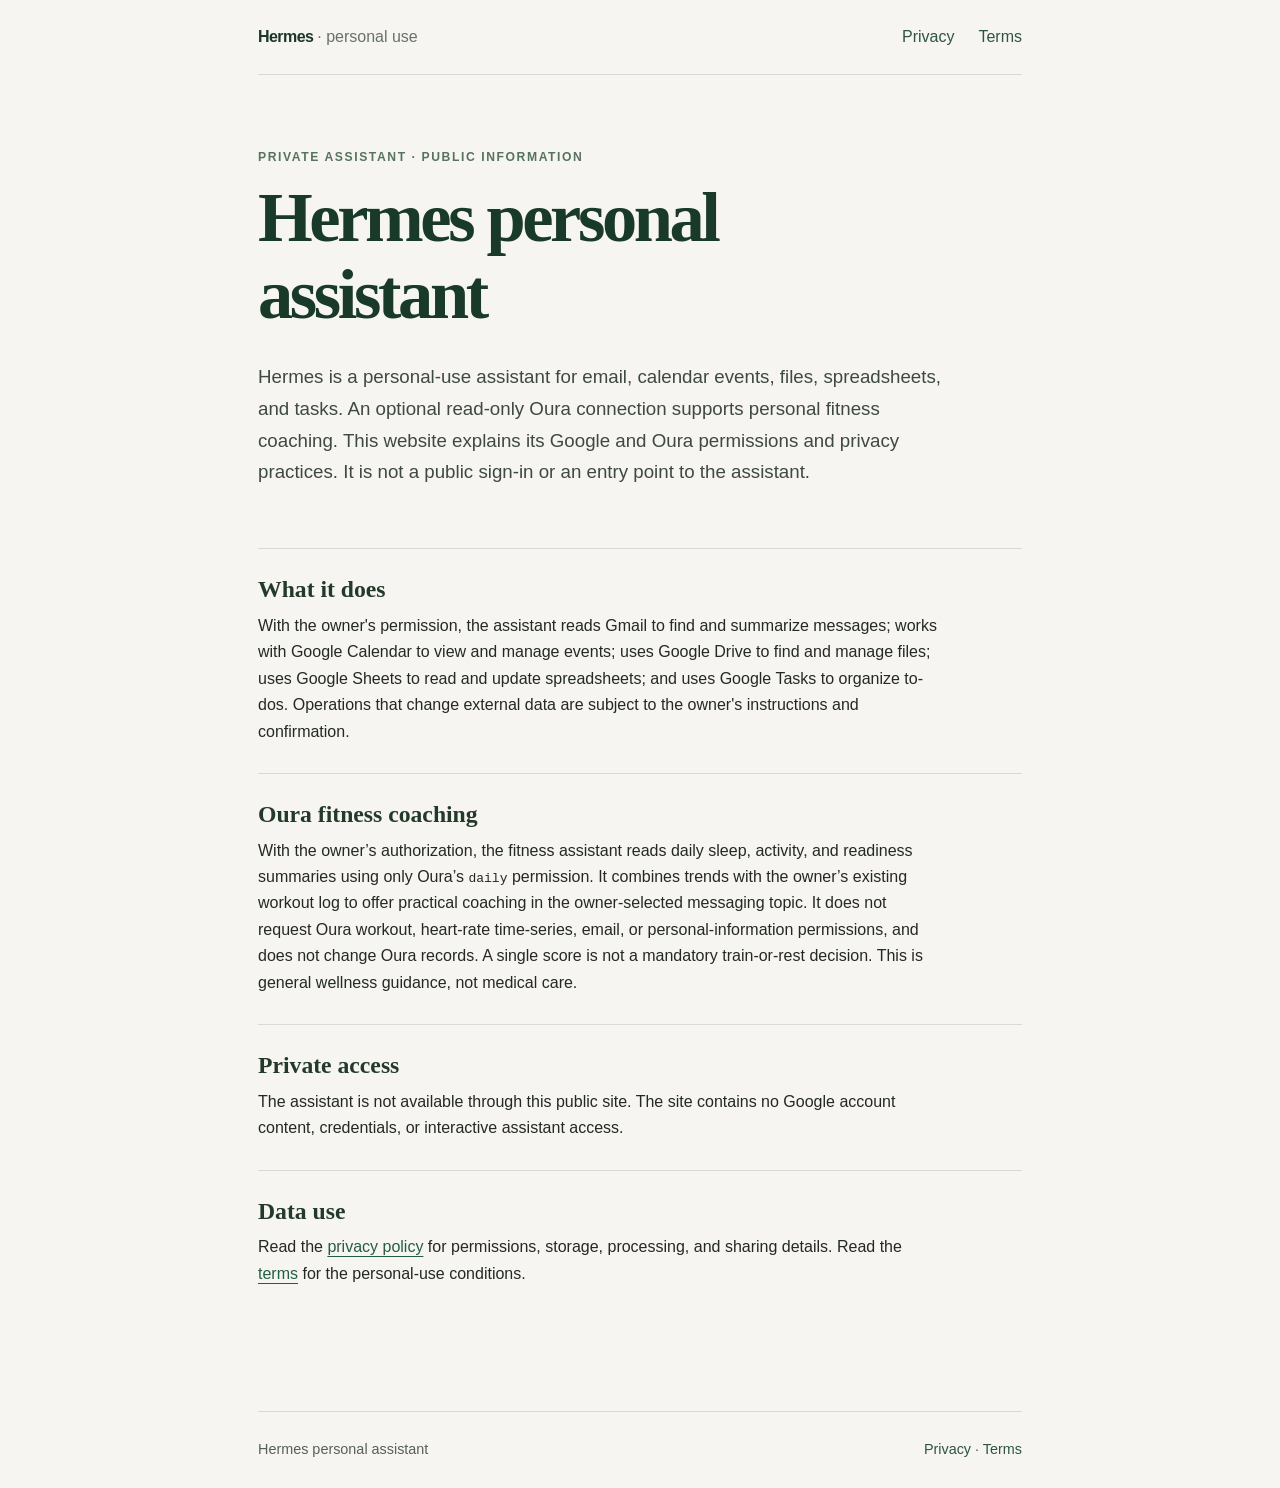
<file: index.html>
<!doctype html>
<html lang="en">
<head>
  <meta charset="utf-8">
  <meta name="viewport" content="width=device-width,initial-scale=1">
  <meta name="description" content="Information about the Hermes personal assistant and its Google and Oura integrations.">
  <title>Hermes personal assistant</title>
  <link rel="stylesheet" href="./style.css">
</head>
<body>
  <div class="shell">
    <header><a class="brand" href="./">Hermes <span>· personal use</span></a><nav aria-label="Site"><a href="./privacy.html">Privacy</a><a href="./terms.html">Terms</a></nav></header>
    <main>
      <p class="eyebrow">Private assistant · public information</p>
      <h1>Hermes personal assistant</h1>
      <p class="lead">Hermes is a personal-use assistant for email, calendar events, files, spreadsheets, and tasks. An optional read-only Oura connection supports personal fitness coaching. This website explains its Google and Oura permissions and privacy practices. It is not a public sign-in or an entry point to the assistant.</p>
      <section aria-labelledby="functionality"><h2 id="functionality">What it does</h2><p>With the owner's permission, the assistant reads Gmail to find and summarize messages; works with Google Calendar to view and manage events; uses Google Drive to find and manage files; uses Google Sheets to read and update spreadsheets; and uses Google Tasks to organize to-dos. Operations that change external data are subject to the owner's instructions and confirmation.</p></section>
      <section aria-labelledby="oura"><h2 id="oura">Oura fitness coaching</h2><p>With the owner’s authorization, the fitness assistant reads daily sleep, activity, and readiness summaries using only Oura’s <code>daily</code> permission. It combines trends with the owner’s existing workout log to offer practical coaching in the owner-selected messaging topic. It does not request Oura workout, heart-rate time-series, email, or personal-information permissions, and does not change Oura records. A single score is not a mandatory train-or-rest decision. This is general wellness guidance, not medical care.</p></section>
      <section aria-labelledby="access"><h2 id="access">Private access</h2><p>The assistant is not available through this public site. The site contains no Google account content, credentials, or interactive assistant access.</p></section>
      <section aria-labelledby="policies"><h2 id="policies">Data use</h2><p>Read the <a href="./privacy.html">privacy policy</a> for permissions, storage, processing, and sharing details. Read the <a href="./terms.html">terms</a> for the personal-use conditions.</p></section>
    </main>
    <footer><span>Hermes personal assistant</span><span><a href="./privacy.html">Privacy</a> · <a href="./terms.html">Terms</a></span></footer>
  </div>
</body>
</html>
</file>
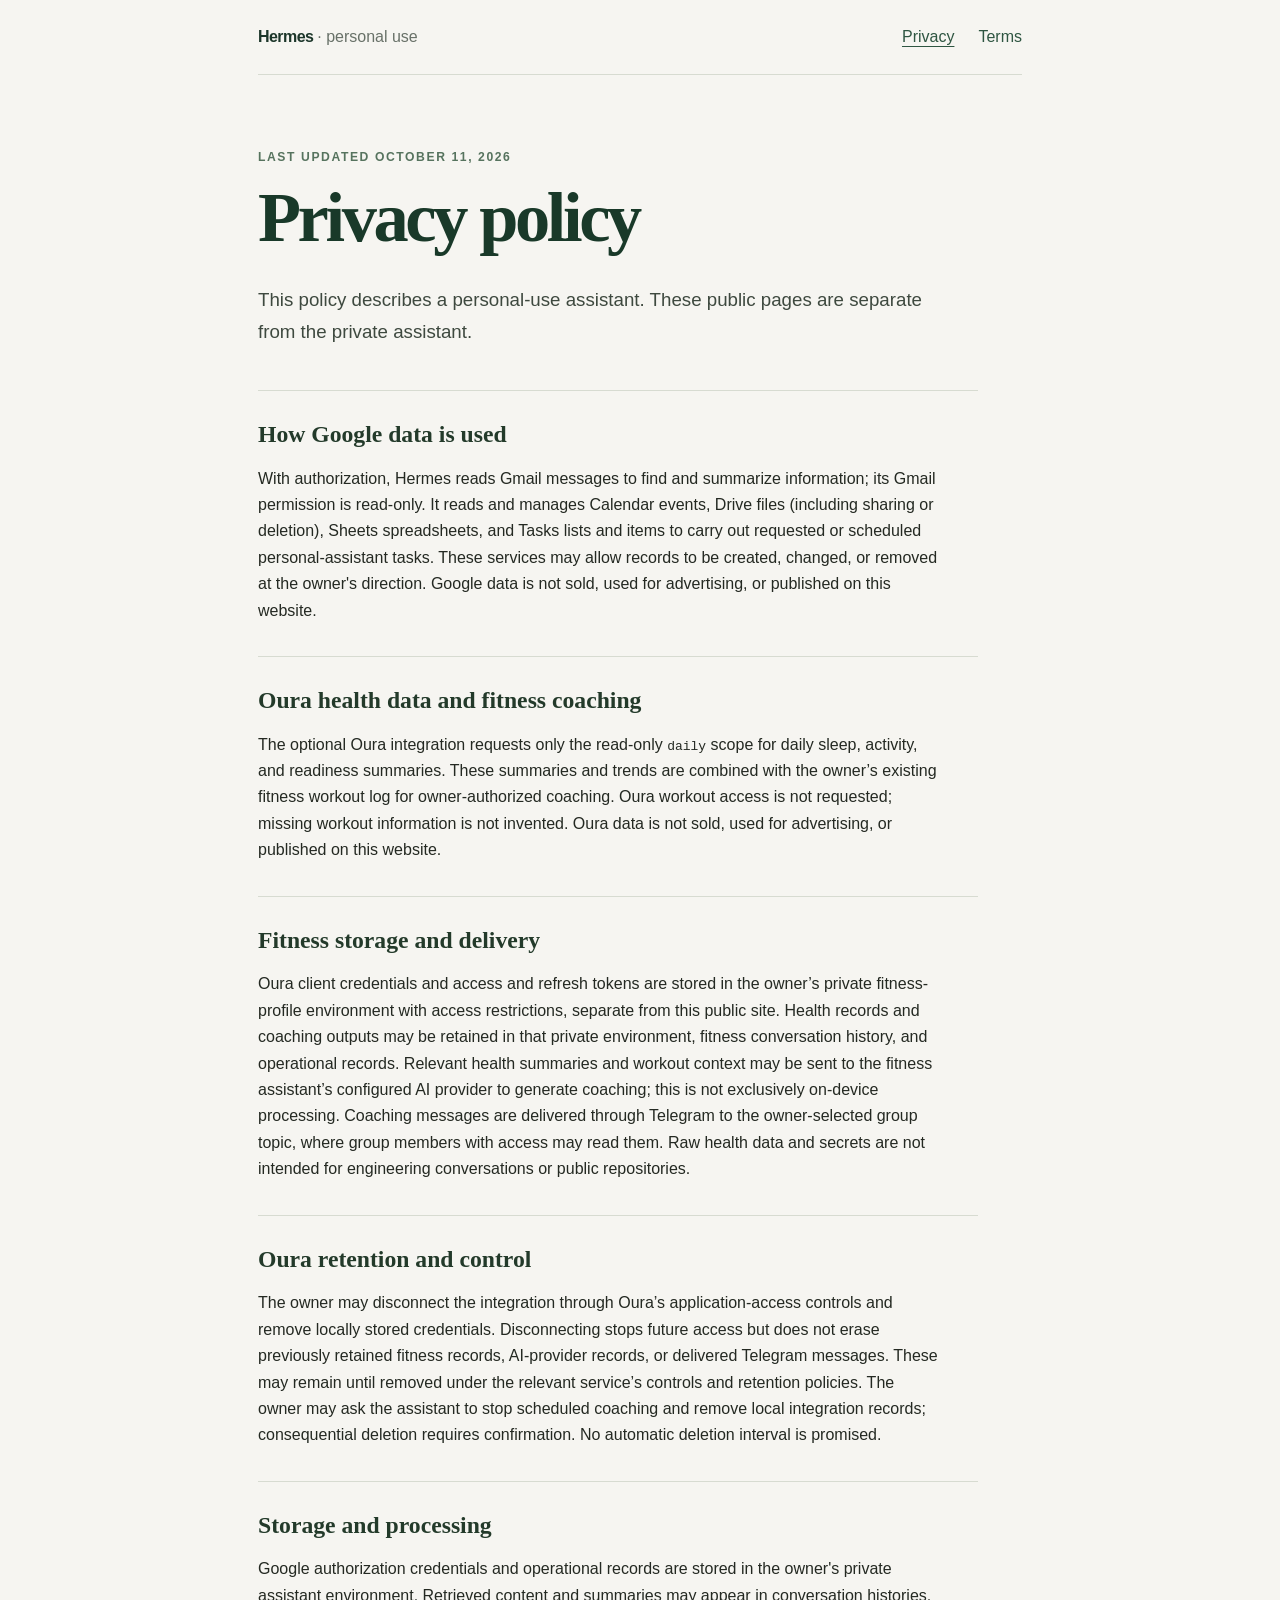
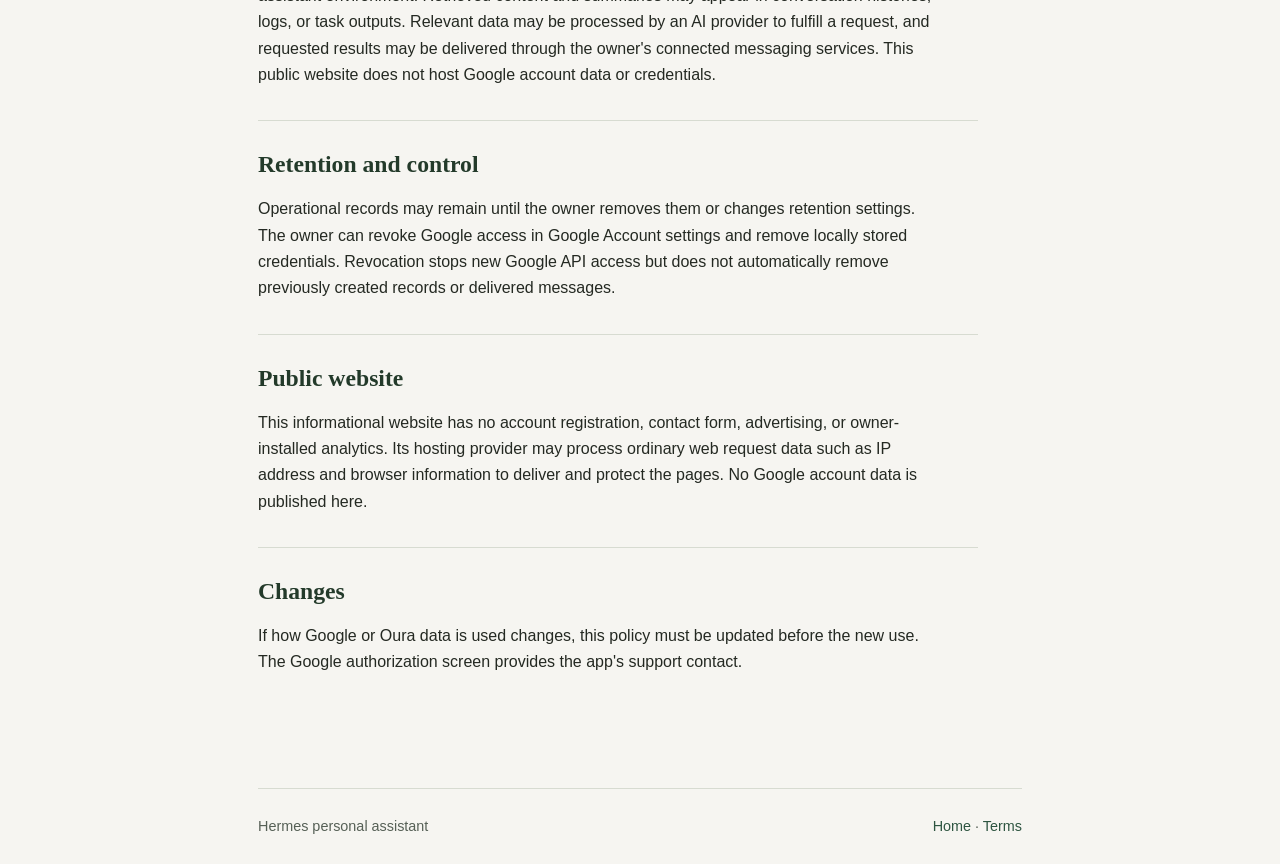
<file: privacy.html>
<!doctype html>
<html lang="en">
<head><meta charset="utf-8"><meta name="viewport" content="width=device-width,initial-scale=1"><meta name="description" content="Privacy policy for the Hermes personal assistant Google and Oura integrations."><title>Privacy · Hermes personal assistant</title><link rel="stylesheet" href="./style.css"></head>
<body><div class="shell">
  <header><a class="brand" href="./">Hermes <span>· personal use</span></a><nav aria-label="Site"><a aria-current="page" href="./privacy.html">Privacy</a><a href="./terms.html">Terms</a></nav></header>
  <main class="document">
    <p class="eyebrow">Last updated October 11, 2026</p><h1>Privacy policy</h1>
    <p class="lead">This policy describes a personal-use assistant. These public pages are separate from the private assistant.</p>
    <h2>How Google data is used</h2><p>With authorization, Hermes reads Gmail messages to find and summarize information; its Gmail permission is read-only. It reads and manages Calendar events, Drive files (including sharing or deletion), Sheets spreadsheets, and Tasks lists and items to carry out requested or scheduled personal-assistant tasks. These services may allow records to be created, changed, or removed at the owner's direction. Google data is not sold, used for advertising, or published on this website.</p>
    <h2>Oura health data and fitness coaching</h2><p>The optional Oura integration requests only the read-only <code>daily</code> scope for daily sleep, activity, and readiness summaries. These summaries and trends are combined with the owner’s existing fitness workout log for owner-authorized coaching. Oura workout access is not requested; missing workout information is not invented. Oura data is not sold, used for advertising, or published on this website.</p>
    <h2>Fitness storage and delivery</h2><p>Oura client credentials and access and refresh tokens are stored in the owner’s private fitness-profile environment with access restrictions, separate from this public site. Health records and coaching outputs may be retained in that private environment, fitness conversation history, and operational records. Relevant health summaries and workout context may be sent to the fitness assistant’s configured AI provider to generate coaching; this is not exclusively on-device processing. Coaching messages are delivered through Telegram to the owner-selected group topic, where group members with access may read them. Raw health data and secrets are not intended for engineering conversations or public repositories.</p>
    <h2>Oura retention and control</h2><p>The owner may disconnect the integration through Oura’s application-access controls and remove locally stored credentials. Disconnecting stops future access but does not erase previously retained fitness records, AI-provider records, or delivered Telegram messages. These may remain until removed under the relevant service’s controls and retention policies. The owner may ask the assistant to stop scheduled coaching and remove local integration records; consequential deletion requires confirmation. No automatic deletion interval is promised.</p>
    <h2>Storage and processing</h2><p>Google authorization credentials and operational records are stored in the owner's private assistant environment. Retrieved content and summaries may appear in conversation histories, logs, or task outputs. Relevant data may be processed by an AI provider to fulfill a request, and requested results may be delivered through the owner's connected messaging services. This public website does not host Google account data or credentials.</p>
    <h2>Retention and control</h2><p>Operational records may remain until the owner removes them or changes retention settings. The owner can revoke Google access in Google Account settings and remove locally stored credentials. Revocation stops new Google API access but does not automatically remove previously created records or delivered messages.</p>
    <h2>Public website</h2><p>This informational website has no account registration, contact form, advertising, or owner-installed analytics. Its hosting provider may process ordinary web request data such as IP address and browser information to deliver and protect the pages. No Google account data is published here.</p>
    <h2>Changes</h2><p>If how Google or Oura data is used changes, this policy must be updated before the new use. The Google authorization screen provides the app's support contact.</p>
  </main><footer><span>Hermes personal assistant</span><span><a href="./">Home</a> · <a href="./terms.html">Terms</a></span></footer>
</div></body></html>
</file>
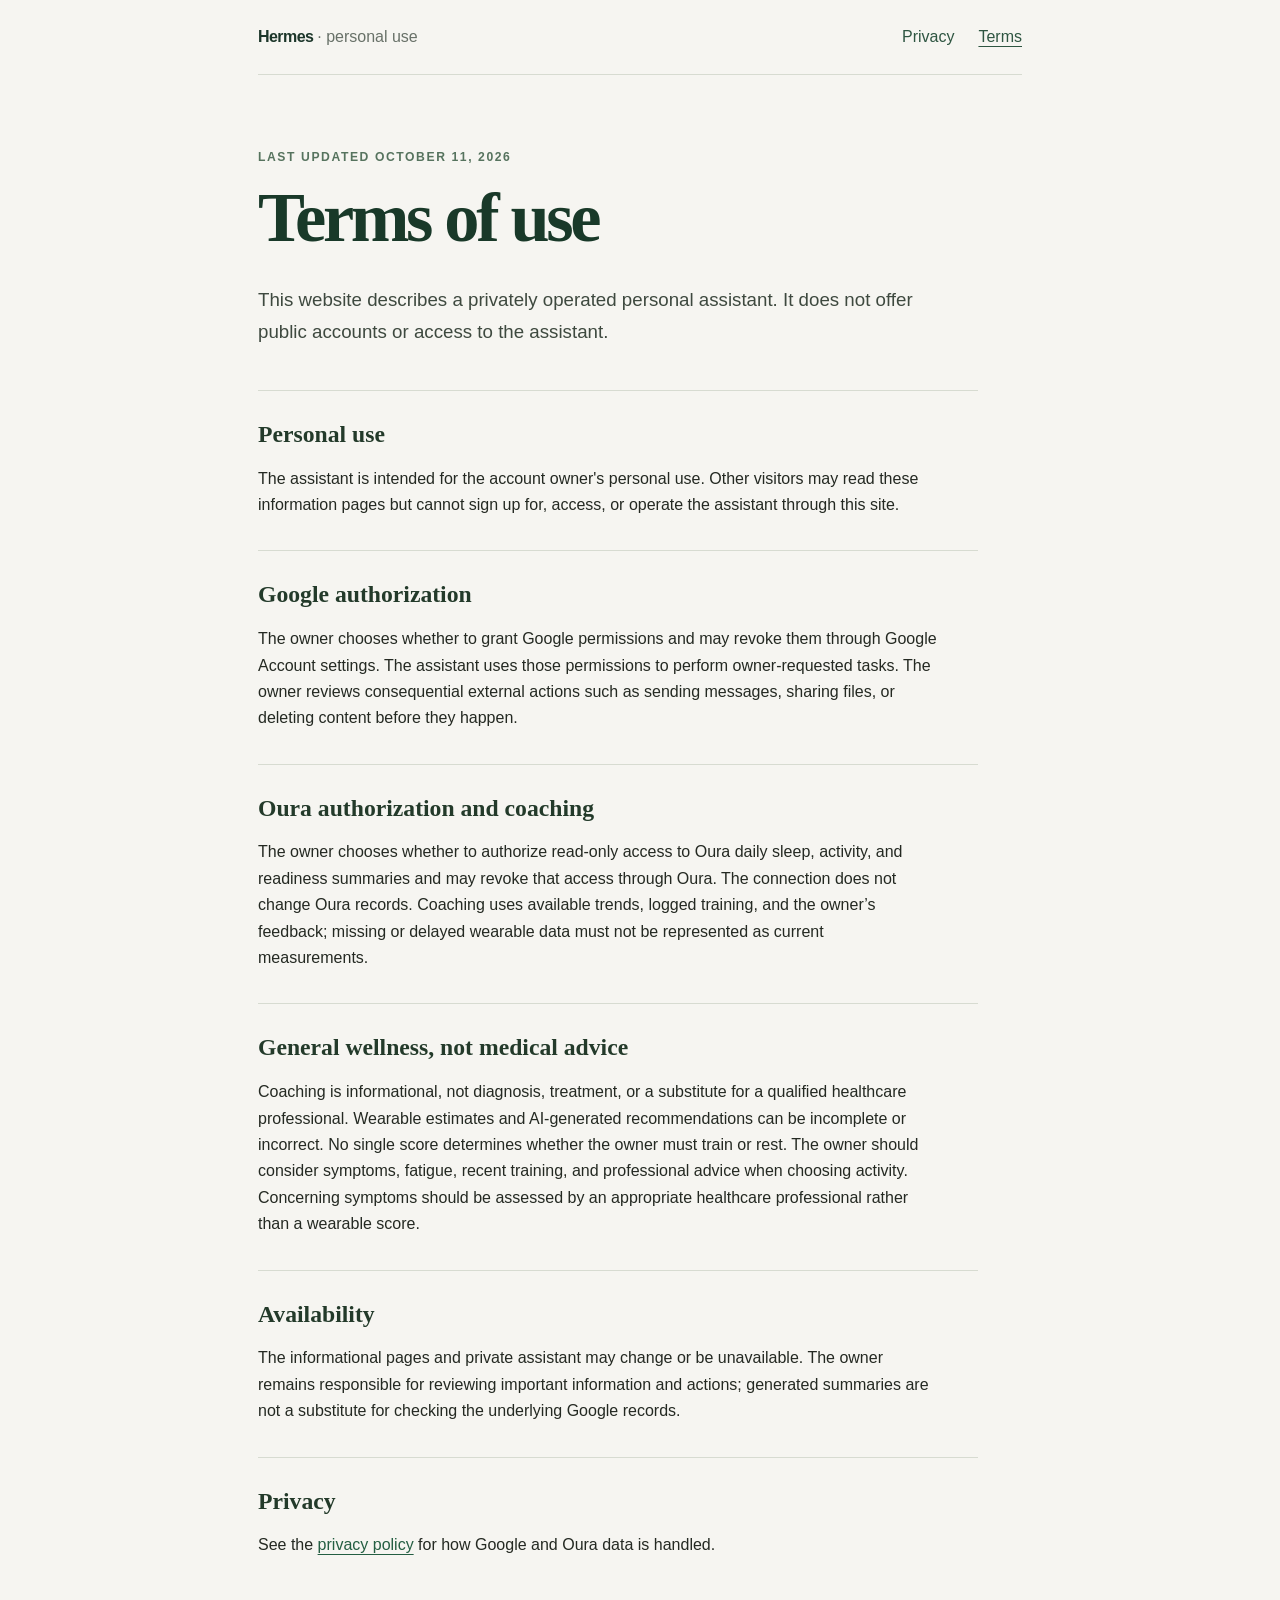
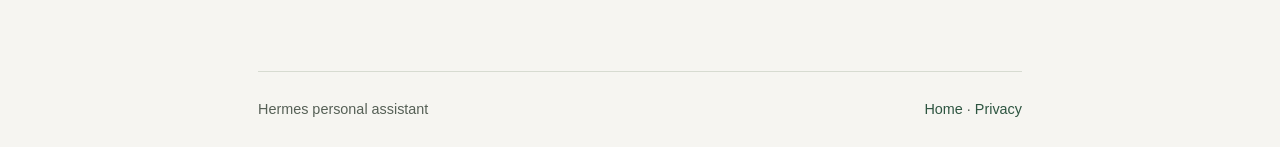
<file: terms.html>
<!doctype html>
<html lang="en">
<head><meta charset="utf-8"><meta name="viewport" content="width=device-width,initial-scale=1"><meta name="description" content="Terms for the Hermes personal assistant."><title>Terms · Hermes personal assistant</title><link rel="stylesheet" href="./style.css"></head>
<body><div class="shell">
  <header><a class="brand" href="./">Hermes <span>· personal use</span></a><nav aria-label="Site"><a href="./privacy.html">Privacy</a><a aria-current="page" href="./terms.html">Terms</a></nav></header>
  <main class="document">
    <p class="eyebrow">Last updated October 11, 2026</p><h1>Terms of use</h1>
    <p class="lead">This website describes a privately operated personal assistant. It does not offer public accounts or access to the assistant.</p>
    <h2>Personal use</h2><p>The assistant is intended for the account owner's personal use. Other visitors may read these information pages but cannot sign up for, access, or operate the assistant through this site.</p>
    <h2>Google authorization</h2><p>The owner chooses whether to grant Google permissions and may revoke them through Google Account settings. The assistant uses those permissions to perform owner-requested tasks. The owner reviews consequential external actions such as sending messages, sharing files, or deleting content before they happen.</p>
    <h2>Oura authorization and coaching</h2><p>The owner chooses whether to authorize read-only access to Oura daily sleep, activity, and readiness summaries and may revoke that access through Oura. The connection does not change Oura records. Coaching uses available trends, logged training, and the owner’s feedback; missing or delayed wearable data must not be represented as current measurements.</p>
    <h2>General wellness, not medical advice</h2><p>Coaching is informational, not diagnosis, treatment, or a substitute for a qualified healthcare professional. Wearable estimates and AI-generated recommendations can be incomplete or incorrect. No single score determines whether the owner must train or rest. The owner should consider symptoms, fatigue, recent training, and professional advice when choosing activity. Concerning symptoms should be assessed by an appropriate healthcare professional rather than a wearable score.</p>
    <h2>Availability</h2><p>The informational pages and private assistant may change or be unavailable. The owner remains responsible for reviewing important information and actions; generated summaries are not a substitute for checking the underlying Google records.</p>
    <h2>Privacy</h2><p>See the <a href="./privacy.html">privacy policy</a> for how Google and Oura data is handled.</p>
  </main><footer><span>Hermes personal assistant</span><span><a href="./">Home</a> · <a href="./privacy.html">Privacy</a></span></footer>
</div></body></html>
</file>
<file: style.css>
*{box-sizing:border-box}html{color-scheme:light}body{margin:0;background:#f6f5f1;color:#242922;font-family:ui-sans-serif,-apple-system,BlinkMacSystemFont,"Segoe UI",sans-serif;line-height:1.65}.shell{max-width:820px;min-height:100svh;margin:0 auto;padding:0 28px;display:flex;flex-direction:column}header,footer{display:flex;justify-content:space-between;align-items:center;gap:16px}header{border-bottom:1px solid #d7dbd1;padding:24px 0}footer{margin-top:auto;border-top:1px solid #d7dbd1;padding:26px 0;color:#566056;font-size:.9rem}.brand{font-weight:750;letter-spacing:-.035em;color:#1c362a;text-decoration:none}.brand span{font-weight:400;color:#687168;letter-spacing:0}nav{display:flex;gap:24px}nav a,footer a{color:#2e5541;text-decoration:none}a{color:#245e42;text-underline-offset:.22em}a:hover{text-decoration:underline}a:focus-visible{outline:3px solid #276a48;outline-offset:4px;border-radius:2px}nav [aria-current=page]{text-decoration:underline}main{padding:72px 0 96px}.eyebrow{margin:0 0 12px;text-transform:uppercase;letter-spacing:.13em;color:#56735e;font-size:.76rem;font-weight:700}h1{font-family:Georgia,serif;font-size:clamp(2.55rem,7vw,4.4rem);line-height:1.09;letter-spacing:-.048em;margin:0 0 28px;max-width:660px;color:#193929}h2{font-family:Georgia,serif;font-size:1.48rem;line-height:1.3;color:#233a2a;margin:0 0 8px}.lead{font-size:1.17rem;line-height:1.7;color:#3e493f;max-width:690px;margin:0 0 60px}section{border-top:1px solid #d7dbd1;padding:25px 0 28px}section p{margin:0;max-width:680px}.document{max-width:720px}.document .lead{margin-bottom:42px}.document h2{border-top:1px solid #d7dbd1;padding-top:28px;margin-top:32px}.document p,.document li{max-width:680px}.document li{margin:.55rem 0}.document ul{padding-left:22px}@media(max-width:600px){.shell{padding:0 20px}header{align-items:flex-start;flex-direction:column;gap:12px}main{padding:52px 0 72px}.lead{margin-bottom:38px}footer{align-items:flex-start;flex-direction:column;gap:3px}}
</file>
